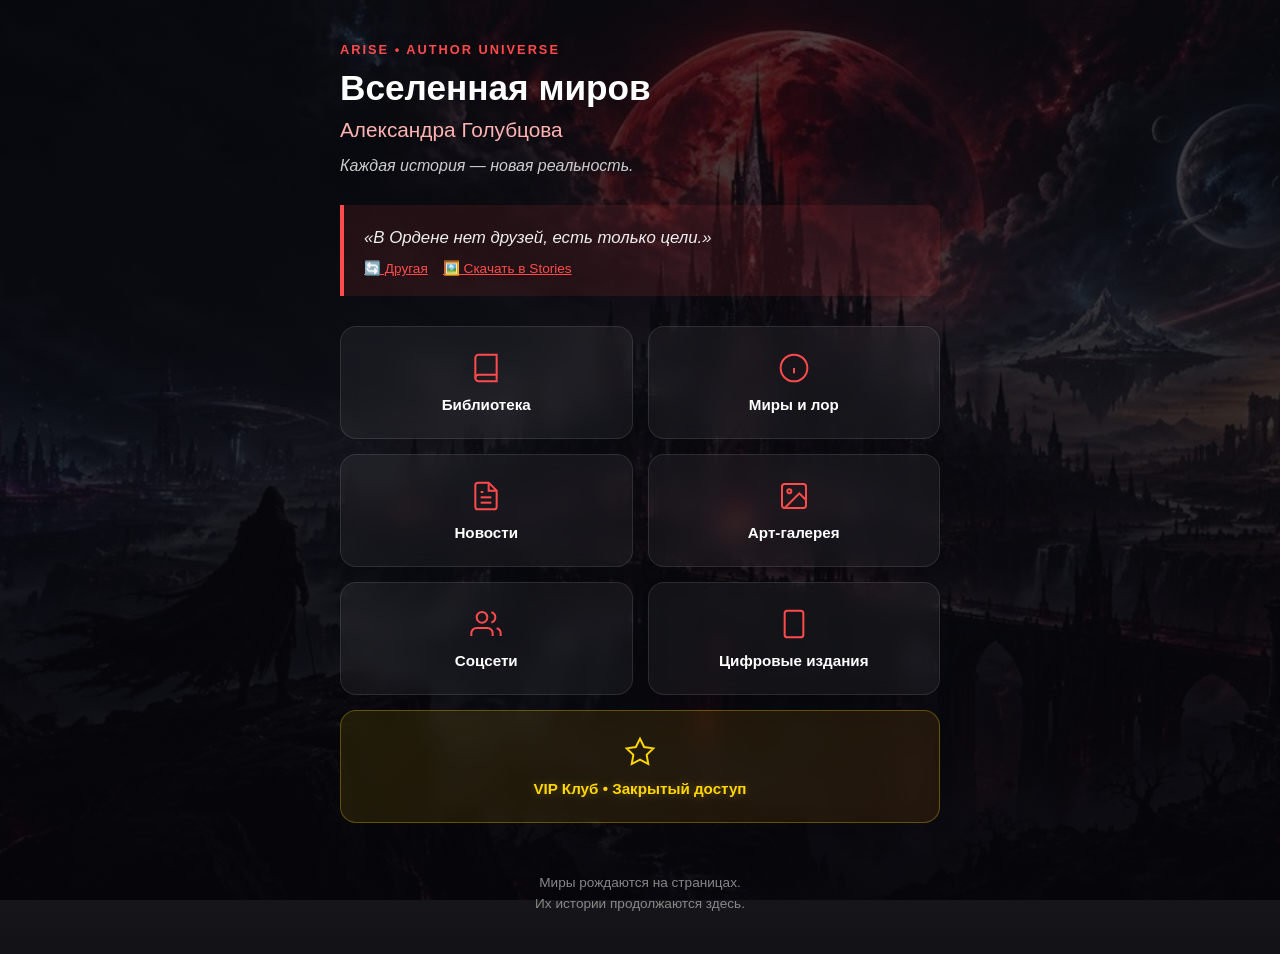
<file: index.html>
<!DOCTYPE html>
<html lang="ru">
<head>
    <meta charset="UTF-8">
    <meta name="viewport" content="width=device-width, initial-scale=1.0, maximum-scale=1.0, user-scalable=no">
    <title>ARISE • Вселенная миров</title>
    <link rel="stylesheet" href="css/style.css?v=1001">
    <script src="https://telegram.org/js/telegram-web-app.js"></script>
</head>
<body>
    <div class="overlay hub-overlay">
        <div class="hub-header">
            <span class="brand-tag">ARISE • AUTHOR UNIVERSE</span>
            <h1>Вселенная миров</h1>
            <h2>Александра Голубцова</h2>
            <p class="tagline">Каждая история — новая реальность.</p>
        </div>

        <div class="quote-block" id="quote-container">
            <p id="random-quote">"Загрузка мудрости..."</p>
            <div style="display: flex; gap: 15px; margin-top: 10px;">
                <button onclick="getRandomQuote()" class="refresh-btn" style="margin:0;">🔄 Другая</button>
                <button onclick="generateQuoteImage()" class="refresh-btn" style="margin:0;">🖼️ Скачать в Stories</button>
            </div>
        </div>

        <div class="hub-menu">
            <a href="library.html" class="hub-card">
                <svg viewBox="0 0 24 24" fill="none" stroke="currentColor" stroke-width="1.5"><path d="M4 19.5A2.5 2.5 0 0 1 6.5 17H20"></path><path d="M6.5 2H20v20H6.5A2.5 2.5 0 0 1 4 19.5v-15A2.5 2.5 0 0 1 6.5 2z"></path></svg>
                <span>Библиотека</span>
            </a>
            <a href="lore.html" class="hub-card">
                <svg viewBox="0 0 24 24" fill="none" stroke="currentColor" stroke-width="1.5"><circle cx="12" cy="12" r="10"></circle><path d="M12 16v-4"></path><path d="M12 8h.01"></path></svg>
                <span>Миры и лор</span>
            </a>
            <a href="news.html" class="hub-card">
                <svg viewBox="0 0 24 24" fill="none" stroke="currentColor" stroke-width="1.5"><path d="M14 2H6a2 2 0 0 0-2 2v16a2 2 0 0 0 2 2h12a2 2 0 0 0 2-2V8z"></path><polyline points="14 2 14 8 20 8"></polyline><line x1="16" y1="13" x2="8" y2="13"></line><line x1="16" y1="17" x2="8" y2="17"></line><polyline points="10 9 9 9 8 9"></polyline></svg>
                <span>Новости</span>
            </a>
            <a href="gallery.html" class="hub-card">
                <svg viewBox="0 0 24 24" fill="none" stroke="currentColor" stroke-width="1.5"><rect x="3" y="3" width="18" height="18" rx="2" ry="2"></rect><circle cx="8.5" cy="8.5" r="1.5"></circle><polyline points="21 15 16 10 5 21"></polyline></svg>
                <span>Арт-галерея</span>
            </a>
            <a href="social.html" class="hub-card">
                <svg viewBox="0 0 24 24" fill="none" stroke="currentColor" stroke-width="1.5"><path d="M17 21v-2a4 4 0 0 0-4-4H5a4 4 0 0 0-4 4v2"></path><circle cx="9" cy="7" r="4"></circle><path d="M23 21v-2a4 4 0 0 0-3-3.87"></path><path d="M16 3.13a4 4 0 0 1 0 7.75"></path></svg>
                <span>Соцсети</span>
            </a>
            <a href="digital.html" class="hub-card">
                <svg viewBox="0 0 24 24" fill="none" stroke="currentColor" stroke-width="1.5"><rect x="5" y="2" width="14" height="20" rx="2" ry="2"></rect><line x1="12" y1="18" x2="12.01" y2="18"></line></svg>
                <span>Цифровые издания</span>
            </a>
        </div>

        <div class="hub-menu" style="margin-top: -15px;">
            <a href="vip.html" class="hub-card vip-card">
                <svg viewBox="0 0 24 24" fill="none" stroke="currentColor" stroke-width="1.5"><path d="M12 2l3.09 6.26L22 9.27l-5 4.87 1.18 6.88L12 17.77l-6.18 3.25L7 14.14 2 9.27l6.91-1.01L12 2z"></path></svg>
                <span>VIP Клуб • Закрытый доступ</span>
            </a>
        </div>

        <div class="hub-footer">
            Миры рождаются на страницах.<br>Их истории продолжаются здесь.
        </div>
    </div>
    <script src="js/main.js?v=1001"></script>
</body>
</html>
</file>
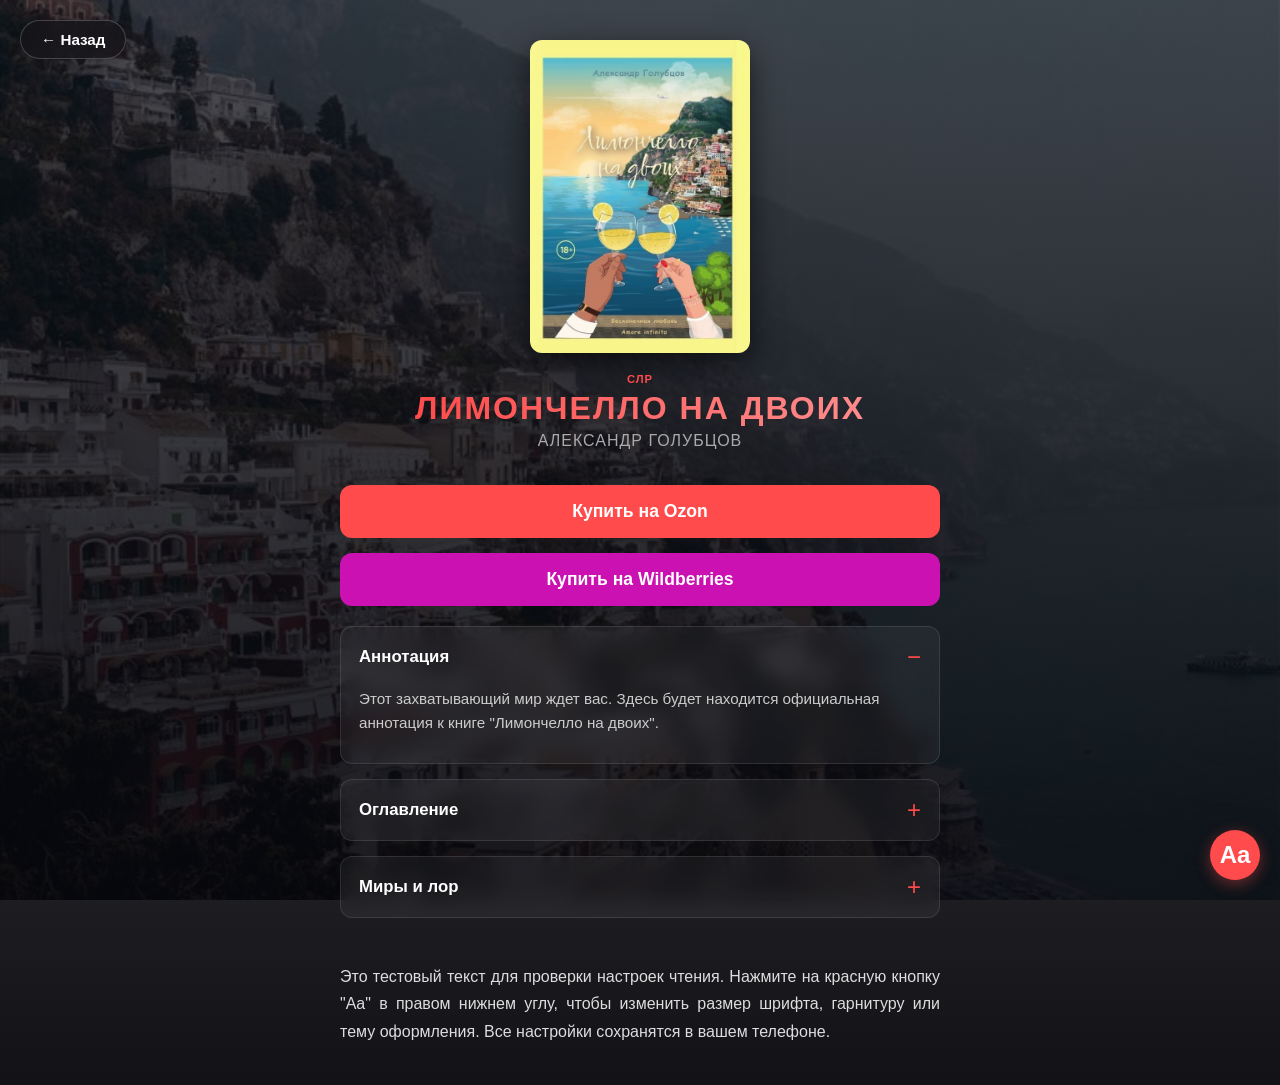
<file: books/limoncello/index.html>
<!DOCTYPE html>
<html lang="ru">
<head>
    <meta charset="UTF-8">
    <meta name="viewport" content="width=device-width, initial-scale=1.0, maximum-scale=1.0, user-scalable=no">
    <title>Лимончелло на двоих - ARISE</title>
    <link rel="stylesheet" href="../../css/style.css">
    <script src="https://telegram.org/js/telegram-web-app.js"></script>
    <style>body { background-image: url('../../assets/backgrounds/bg-limoncello.jpg') !important; }</style>
</head>
<body>
    <div class="overlay">
        <div class="book-page">
            <img class="cover" src="../../assets/covers/limoncello.jpg" onerror="this.src='../../assets/cover.jpg'">
            <span class="genre-tag">СЛР</span>
            <h1>Лимончелло на двоих</h1>
            <p class="author">Александр Голубцов</p>

            <div class="buy-buttons"><a href="https://ozon.ru" target="_blank" class="buy-btn">Купить на Ozon</a><a href="https://wildberries.ru" target="_blank" class="buy-btn wb">Купить на Wildberries</a></div>

            <details class="info-block" open>
                <summary>Аннотация</summary>
                <div class="content">
                    <p>Этот захватывающий мир ждет вас. Здесь будет находится официальная аннотация к книге "Лимончелло на двоих".</p>
                </div>
            </details>

            <details class="info-block">
                <summary>Оглавление</summary>
                <div class="content">
                    <ul class="chapter-list">
                        <li>Пролог <span>Готово</span></li>
                        <li>Глава 1 <span>Готово</span></li>
                        <li>Глава 2 <span>В работе</span></li>
                    </ul>
                </div>
            </details>

            <details class="info-block">
                <summary>Миры и лор</summary>
                <div class="content">
                    <p>Узнайте больше о правилах этого мира в разделе <a href="../../lore.html" style="color:#ff4b4b;">Миры и лор</a>.</p>
                </div>
            </details>
        </div>
        
        <!-- Тестовый блок текста для проверки настроек -->
        <div style="width: 100%; max-width: 600px; margin-top: 30px;">
            <div class="book-text-content">
                <p>Это тестовый текст для проверки настроек чтения. Нажмите на красную кнопку "Aa" в правом нижнем углу, чтобы изменить размер шрифта, гарнитуру или тему оформления. Все настройки сохранятся в вашем телефоне.</p>
            </div>
        </div>

        <button class="settings-btn" onclick="document.getElementById('settings-modal').classList.add('active')">Aa</button>
    </div>

    <!-- Модалка настроек -->
    <div class="modal-overlay" id="settings-modal">
        <div class="modal-content">
            <button class="modal-close" onclick="document.getElementById('settings-modal').classList.remove('active')">×</button>
            <h3 style="margin-bottom: 20px;">Настройки чтения</h3>
            <div class="setting-row"><span>Размер шрифта</span><div><button onclick="changeSetting('arise_font_size', '1rem')">A</button> <button onclick="changeSetting('arise_font_size', '1.3rem')">A+</button></div></div>
            <div class="setting-row"><span>Шрифт</span><div><button onclick="changeSetting('arise_font_type', 'sans')">Без засечек</button> <button onclick="changeSetting('arise_font_type', 'serif')">С засечками</button></div></div>
            <div class="setting-row"><span>Тема</span><div><button onclick="changeSetting('arise_theme', 'dark')">Темная</button> <button onclick="changeSetting('arise_theme', 'sepia')">Сепия</button></div></div>
        </div>
    </div>

    <script src="../../js/main.js"></script>
    <script>applyReadingSettings();</script>
</body>
</html>
</file>
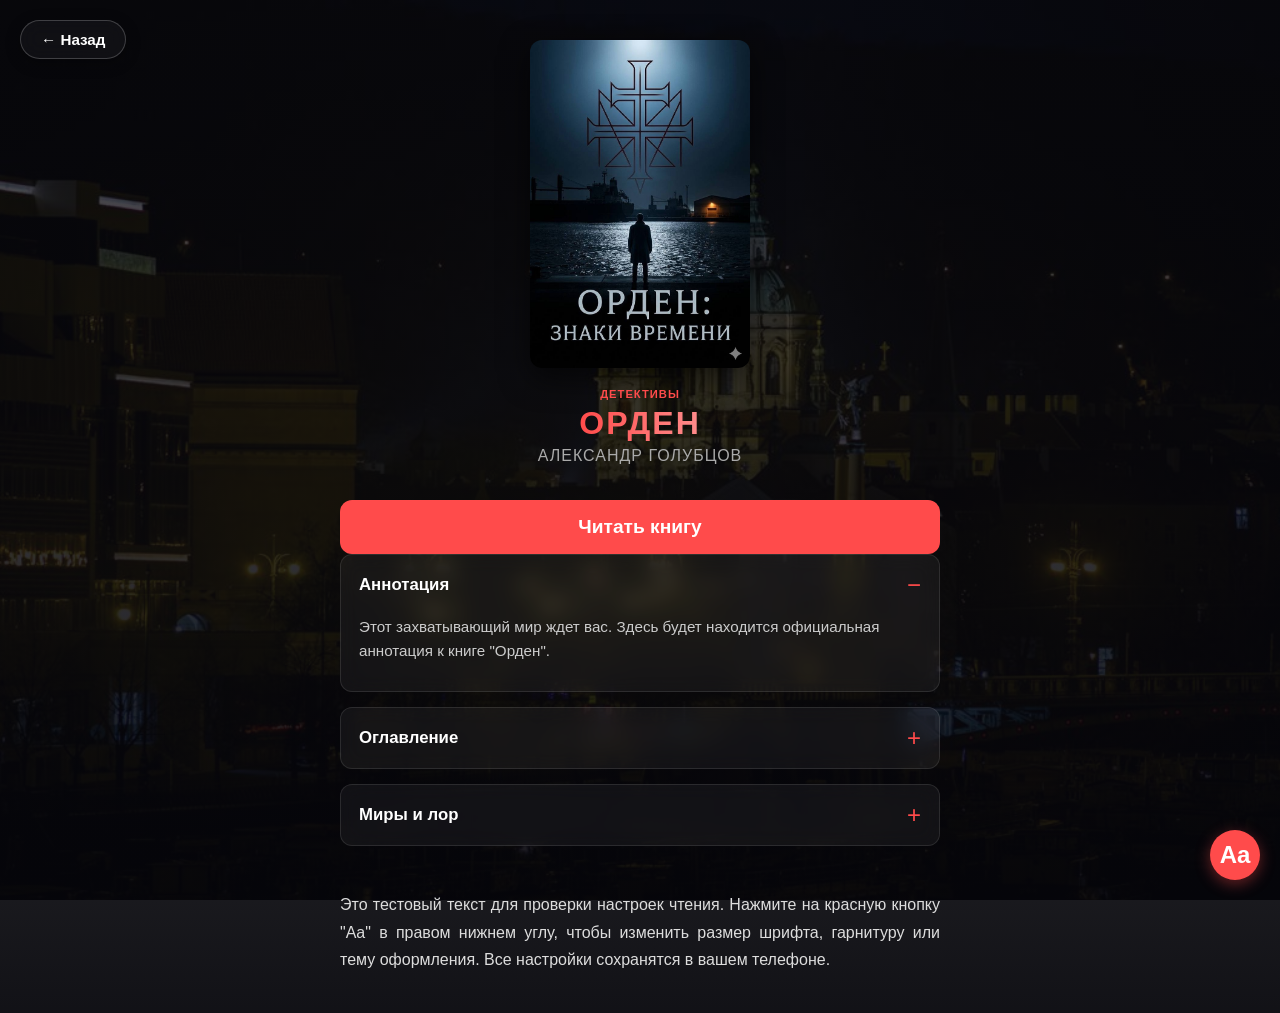
<file: books/order/index.html>
<!DOCTYPE html>
<html lang="ru">
<head>
    <meta charset="UTF-8">
    <meta name="viewport" content="width=device-width, initial-scale=1.0, maximum-scale=1.0, user-scalable=no">
    <title>Орден - ARISE</title>
    <link rel="stylesheet" href="../../css/style.css">
    <script src="https://telegram.org/js/telegram-web-app.js"></script>
    <style>body { background-image: url('../../assets/backgrounds/bg-order.jpg') !important; }</style>
</head>
<body>
    <div class="overlay">
        <div class="book-page">
            <img class="cover" src="../../assets/covers/order.jpg" onerror="this.src='../../assets/cover.jpg'">
            <span class="genre-tag">Детективы</span>
            <h1>Орден</h1>
            <p class="author">Александр Голубцов</p>

            <button onclick="alert('Чтение начнется в следующем обновлении!')" class="buy-btn read">Читать книгу</button>

            <details class="info-block" open>
                <summary>Аннотация</summary>
                <div class="content">
                    <p>Этот захватывающий мир ждет вас. Здесь будет находится официальная аннотация к книге "Орден".</p>
                </div>
            </details>

            <details class="info-block">
                <summary>Оглавление</summary>
                <div class="content">
                    <ul class="chapter-list">
                        <li>Пролог <span>Готово</span></li>
                        <li>Глава 1 <span>Готово</span></li>
                        <li>Глава 2 <span>В работе</span></li>
                    </ul>
                </div>
            </details>

            <details class="info-block">
                <summary>Миры и лор</summary>
                <div class="content">
                    <p>Узнайте больше о правилах этого мира в разделе <a href="../../lore.html" style="color:#ff4b4b;">Миры и лор</a>.</p>
                </div>
            </details>
        </div>
        
        <!-- Тестовый блок текста для проверки настроек -->
        <div style="width: 100%; max-width: 600px; margin-top: 30px;">
            <div class="book-text-content">
                <p>Это тестовый текст для проверки настроек чтения. Нажмите на красную кнопку "Aa" в правом нижнем углу, чтобы изменить размер шрифта, гарнитуру или тему оформления. Все настройки сохранятся в вашем телефоне.</p>
            </div>
        </div>

        <button class="settings-btn" onclick="document.getElementById('settings-modal').classList.add('active')">Aa</button>
    </div>

    <!-- Модалка настроек -->
    <div class="modal-overlay" id="settings-modal">
        <div class="modal-content">
            <button class="modal-close" onclick="document.getElementById('settings-modal').classList.remove('active')">×</button>
            <h3 style="margin-bottom: 20px;">Настройки чтения</h3>
            <div class="setting-row"><span>Размер шрифта</span><div><button onclick="changeSetting('arise_font_size', '1rem')">A</button> <button onclick="changeSetting('arise_font_size', '1.3rem')">A+</button></div></div>
            <div class="setting-row"><span>Шрифт</span><div><button onclick="changeSetting('arise_font_type', 'sans')">Без засечек</button> <button onclick="changeSetting('arise_font_type', 'serif')">С засечками</button></div></div>
            <div class="setting-row"><span>Тема</span><div><button onclick="changeSetting('arise_theme', 'dark')">Темная</button> <button onclick="changeSetting('arise_theme', 'sepia')">Сепия</button></div></div>
        </div>
    </div>

    <script src="../../js/main.js"></script>
    <script>applyReadingSettings();</script>
</body>
</html>
</file>
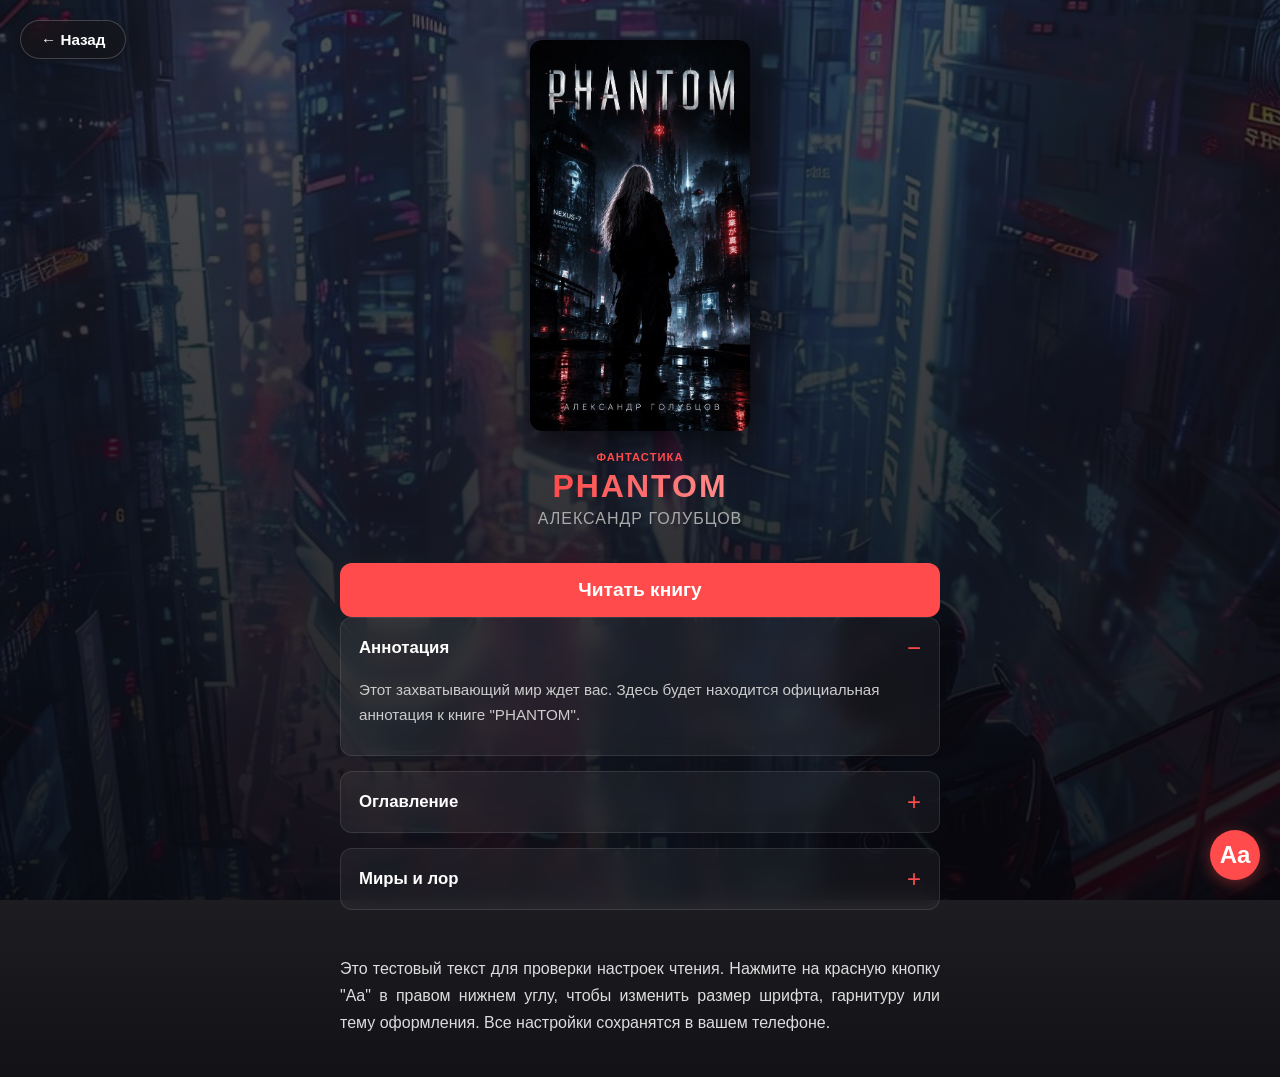
<file: books/phantom_district/index.html>
<!DOCTYPE html>
<html lang="ru">
<head>
    <meta charset="UTF-8">
    <meta name="viewport" content="width=device-width, initial-scale=1.0, maximum-scale=1.0, user-scalable=no">
    <title>PHANTOM - ARISE</title>
    <link rel="stylesheet" href="../../css/style.css">
    <script src="https://telegram.org/js/telegram-web-app.js"></script>
    <style>body { background-image: url('../../assets/backgrounds/bg-phantom.jpg') !important; }</style>
</head>
<body>
    <div class="overlay">
        <div class="book-page">
            <img class="cover" src="../../assets/cover.jpg" onerror="this.src='../../assets/cover.jpg'">
            <span class="genre-tag">Фантастика</span>
            <h1>PHANTOM</h1>
            <p class="author">Александр Голубцов</p>

            <a href="../../reader.html?book=phantom_district&chapter=01" class="buy-btn read" style="display:flex; text-decoration:none;">Читать книгу</a>

            <details class="info-block" open>
                <summary>Аннотация</summary>
                <div class="content">
                    <p>Этот захватывающий мир ждет вас. Здесь будет находится официальная аннотация к книге "PHANTOM".</p>
                </div>
            </details>

            <details class="info-block">
                <summary>Оглавление</summary>
                <div class="content">
                    <ul class="chapter-list">
                        <li>Пролог <span>Готово</span></li>
                        <li>Глава 1 <span>Готово</span></li>
                        <li>Глава 2 <span>В работе</span></li>
                    </ul>
                </div>
            </details>

            <details class="info-block">
                <summary>Миры и лор</summary>
                <div class="content">
                    <p>Узнайте больше о правилах этого мира в разделе <a href="../../lore.html" style="color:#ff4b4b;">Миры и лор</a>.</p>
                </div>
            </details>
        </div>
        
        <!-- Тестовый блок текста для проверки настроек -->
        <div style="width: 100%; max-width: 600px; margin-top: 30px;">
            <div class="book-text-content">
                <p>Это тестовый текст для проверки настроек чтения. Нажмите на красную кнопку "Aa" в правом нижнем углу, чтобы изменить размер шрифта, гарнитуру или тему оформления. Все настройки сохранятся в вашем телефоне.</p>
            </div>
        </div>

        <button class="settings-btn" onclick="document.getElementById('settings-modal').classList.add('active')">Aa</button>
    </div>

    <!-- Модалка настроек -->
    <div class="modal-overlay" id="settings-modal">
        <div class="modal-content">
            <button class="modal-close" onclick="document.getElementById('settings-modal').classList.remove('active')">×</button>
            <h3 style="margin-bottom: 20px;">Настройки чтения</h3>
            <div class="setting-row"><span>Размер шрифта</span><div><button onclick="changeSetting('arise_font_size', '1rem')">A</button> <button onclick="changeSetting('arise_font_size', '1.3rem')">A+</button></div></div>
            <div class="setting-row"><span>Шрифт</span><div><button onclick="changeSetting('arise_font_type', 'sans')">Без засечек</button> <button onclick="changeSetting('arise_font_type', 'serif')">С засечками</button></div></div>
            <div class="setting-row"><span>Тема</span><div><button onclick="changeSetting('arise_theme', 'dark')">Темная</button> <button onclick="changeSetting('arise_theme', 'sepia')">Сепия</button></div></div>
        </div>
    </div>

    <script src="../../js/main.js"></script>
    <script>applyReadingSettings();</script>
</body>
</html>
</file>
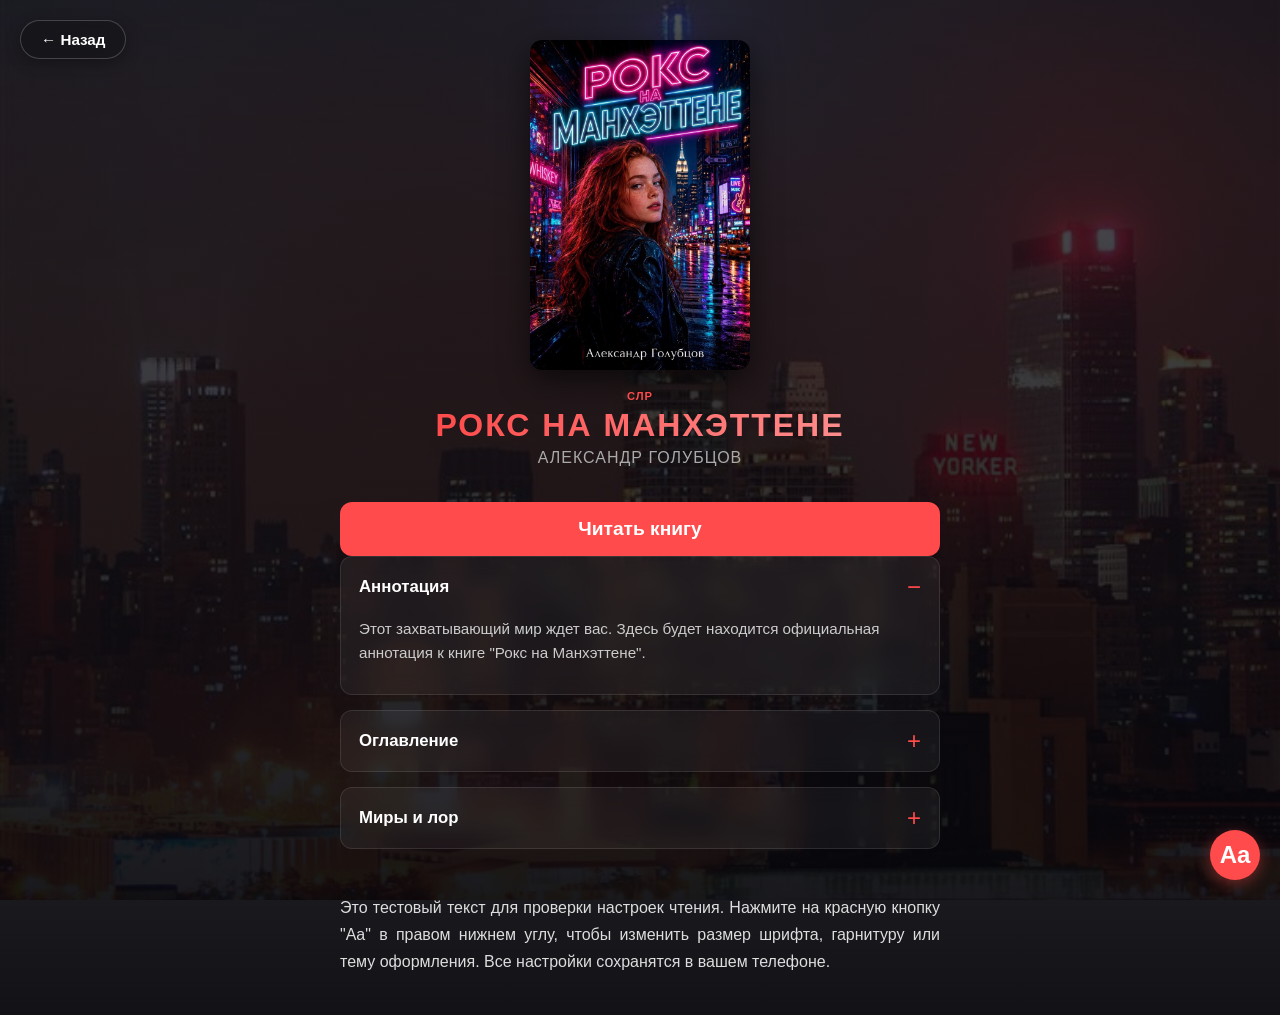
<file: books/roxy_manhattan/index.html>
<!DOCTYPE html>
<html lang="ru">
<head>
    <meta charset="UTF-8">
    <meta name="viewport" content="width=device-width, initial-scale=1.0, maximum-scale=1.0, user-scalable=no">
    <title>Рокс на Манхэттене - ARISE</title>
    <link rel="stylesheet" href="../../css/style.css">
    <script src="https://telegram.org/js/telegram-web-app.js"></script>
    <style>body { background-image: url('../../assets/backgrounds/bg-roxy.jpg') !important; }</style>
</head>
<body>
    <div class="overlay">
        <div class="book-page">
            <img class="cover" src="../../assets/covers/roxy.jpg" onerror="this.src='../../assets/cover.jpg'">
            <span class="genre-tag">СЛР</span>
            <h1>Рокс на Манхэттене</h1>
            <p class="author">Александр Голубцов</p>

            <button onclick="alert('Чтение начнется в следующем обновлении!')" class="buy-btn read">Читать книгу</button>

            <details class="info-block" open>
                <summary>Аннотация</summary>
                <div class="content">
                    <p>Этот захватывающий мир ждет вас. Здесь будет находится официальная аннотация к книге "Рокс на Манхэттене".</p>
                </div>
            </details>

            <details class="info-block">
                <summary>Оглавление</summary>
                <div class="content">
                    <ul class="chapter-list">
                        <li>Пролог <span>Готово</span></li>
                        <li>Глава 1 <span>Готово</span></li>
                        <li>Глава 2 <span>В работе</span></li>
                    </ul>
                </div>
            </details>

            <details class="info-block">
                <summary>Миры и лор</summary>
                <div class="content">
                    <p>Узнайте больше о правилах этого мира в разделе <a href="../../lore.html" style="color:#ff4b4b;">Миры и лор</a>.</p>
                </div>
            </details>
        </div>
        
        <!-- Тестовый блок текста для проверки настроек -->
        <div style="width: 100%; max-width: 600px; margin-top: 30px;">
            <div class="book-text-content">
                <p>Это тестовый текст для проверки настроек чтения. Нажмите на красную кнопку "Aa" в правом нижнем углу, чтобы изменить размер шрифта, гарнитуру или тему оформления. Все настройки сохранятся в вашем телефоне.</p>
            </div>
        </div>

        <button class="settings-btn" onclick="document.getElementById('settings-modal').classList.add('active')">Aa</button>
    </div>

    <!-- Модалка настроек -->
    <div class="modal-overlay" id="settings-modal">
        <div class="modal-content">
            <button class="modal-close" onclick="document.getElementById('settings-modal').classList.remove('active')">×</button>
            <h3 style="margin-bottom: 20px;">Настройки чтения</h3>
            <div class="setting-row"><span>Размер шрифта</span><div><button onclick="changeSetting('arise_font_size', '1rem')">A</button> <button onclick="changeSetting('arise_font_size', '1.3rem')">A+</button></div></div>
            <div class="setting-row"><span>Шрифт</span><div><button onclick="changeSetting('arise_font_type', 'sans')">Без засечек</button> <button onclick="changeSetting('arise_font_type', 'serif')">С засечками</button></div></div>
            <div class="setting-row"><span>Тема</span><div><button onclick="changeSetting('arise_theme', 'dark')">Темная</button> <button onclick="changeSetting('arise_theme', 'sepia')">Сепия</button></div></div>
        </div>
    </div>

    <script src="../../js/main.js"></script>
    <script>applyReadingSettings();</script>
</body>
</html>
</file>
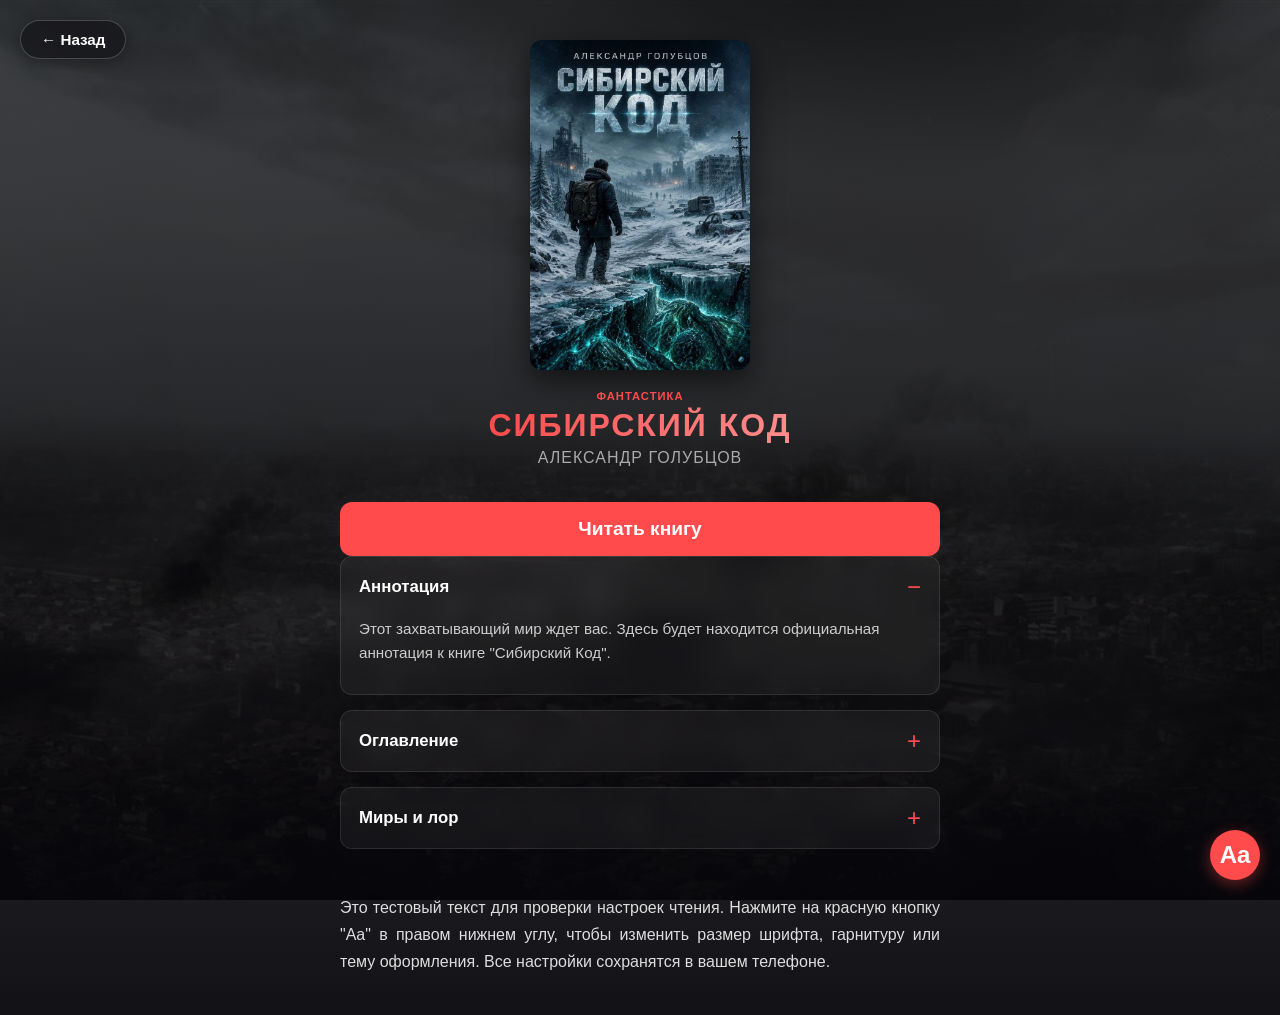
<file: books/siberian_code/index.html>
<!DOCTYPE html>
<html lang="ru">
<head>
    <meta charset="UTF-8">
    <meta name="viewport" content="width=device-width, initial-scale=1.0, maximum-scale=1.0, user-scalable=no">
    <title>Сибирский Код - ARISE</title>
    <link rel="stylesheet" href="../../css/style.css">
    <script src="https://telegram.org/js/telegram-web-app.js"></script>
    <style>body { background-image: url('../../assets/backgrounds/bg-siberian.jpg') !important; }</style>
</head>
<body>
    <div class="overlay">
        <div class="book-page">
            <img class="cover" src="../../assets/covers/siberian.jpg" onerror="this.src='../../assets/cover.jpg'">
            <span class="genre-tag">Фантастика</span>
            <h1>Сибирский Код</h1>
            <p class="author">Александр Голубцов</p>

            <button onclick="alert('Чтение начнется в следующем обновлении!')" class="buy-btn read">Читать книгу</button>

            <details class="info-block" open>
                <summary>Аннотация</summary>
                <div class="content">
                    <p>Этот захватывающий мир ждет вас. Здесь будет находится официальная аннотация к книге "Сибирский Код".</p>
                </div>
            </details>

            <details class="info-block">
                <summary>Оглавление</summary>
                <div class="content">
                    <ul class="chapter-list">
                        <li>Пролог <span>Готово</span></li>
                        <li>Глава 1 <span>Готово</span></li>
                        <li>Глава 2 <span>В работе</span></li>
                    </ul>
                </div>
            </details>

            <details class="info-block">
                <summary>Миры и лор</summary>
                <div class="content">
                    <p>Узнайте больше о правилах этого мира в разделе <a href="../../lore.html" style="color:#ff4b4b;">Миры и лор</a>.</p>
                </div>
            </details>
        </div>
        
        <!-- Тестовый блок текста для проверки настроек -->
        <div style="width: 100%; max-width: 600px; margin-top: 30px;">
            <div class="book-text-content">
                <p>Это тестовый текст для проверки настроек чтения. Нажмите на красную кнопку "Aa" в правом нижнем углу, чтобы изменить размер шрифта, гарнитуру или тему оформления. Все настройки сохранятся в вашем телефоне.</p>
            </div>
        </div>

        <button class="settings-btn" onclick="document.getElementById('settings-modal').classList.add('active')">Aa</button>
    </div>

    <!-- Модалка настроек -->
    <div class="modal-overlay" id="settings-modal">
        <div class="modal-content">
            <button class="modal-close" onclick="document.getElementById('settings-modal').classList.remove('active')">×</button>
            <h3 style="margin-bottom: 20px;">Настройки чтения</h3>
            <div class="setting-row"><span>Размер шрифта</span><div><button onclick="changeSetting('arise_font_size', '1rem')">A</button> <button onclick="changeSetting('arise_font_size', '1.3rem')">A+</button></div></div>
            <div class="setting-row"><span>Шрифт</span><div><button onclick="changeSetting('arise_font_type', 'sans')">Без засечек</button> <button onclick="changeSetting('arise_font_type', 'serif')">С засечками</button></div></div>
            <div class="setting-row"><span>Тема</span><div><button onclick="changeSetting('arise_theme', 'dark')">Темная</button> <button onclick="changeSetting('arise_theme', 'sepia')">Сепия</button></div></div>
        </div>
    </div>

    <script src="../../js/main.js"></script>
    <script>applyReadingSettings();</script>
</body>
</html>
</file>
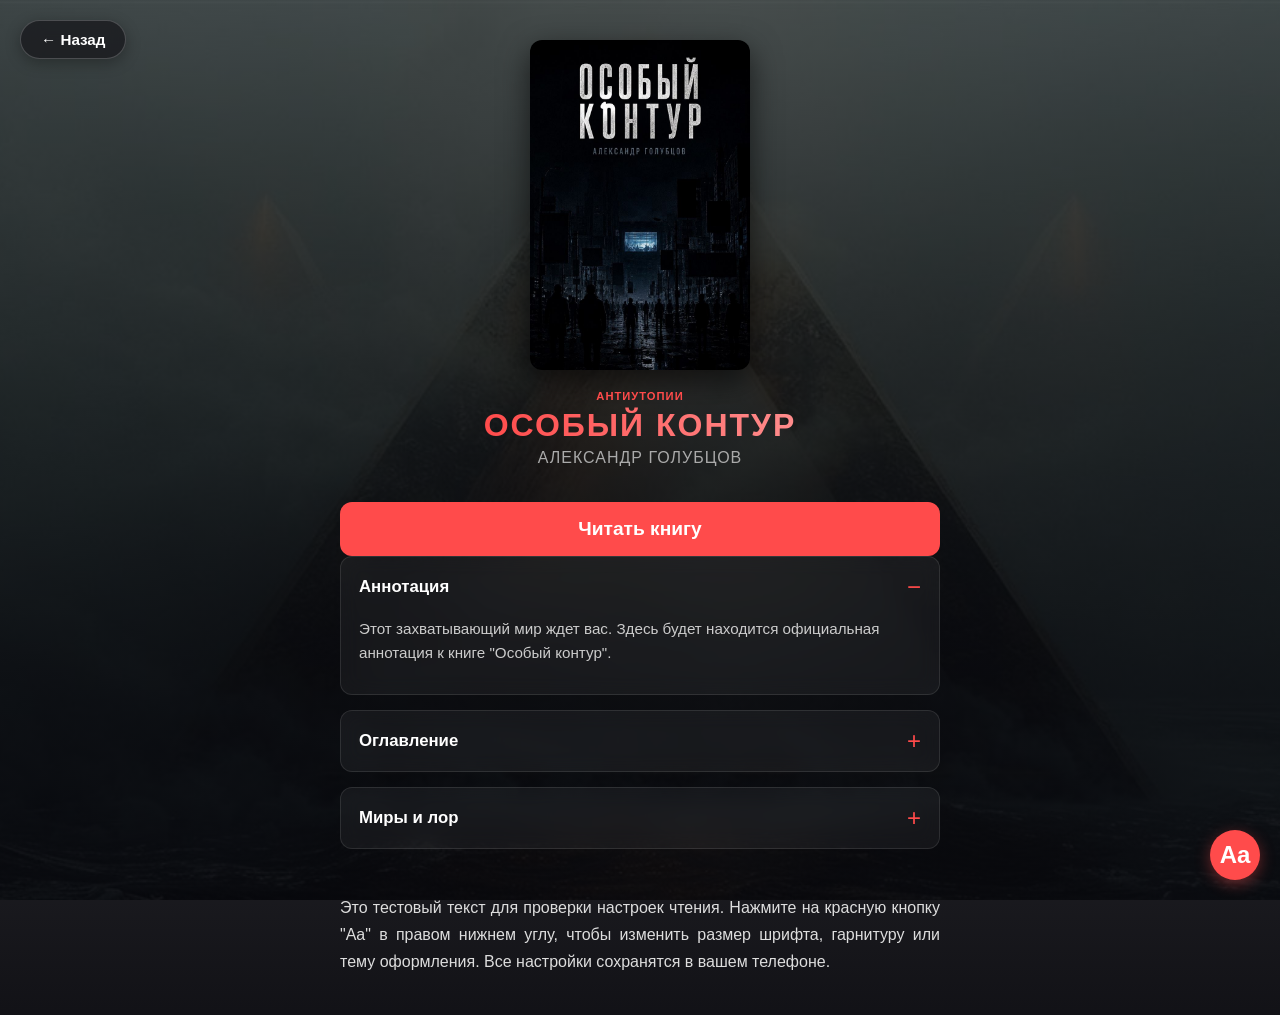
<file: books/special_contour/index.html>
<!DOCTYPE html>
<html lang="ru">
<head>
    <meta charset="UTF-8">
    <meta name="viewport" content="width=device-width, initial-scale=1.0, maximum-scale=1.0, user-scalable=no">
    <title>Особый контур - ARISE</title>
    <link rel="stylesheet" href="../../css/style.css">
    <script src="https://telegram.org/js/telegram-web-app.js"></script>
    <style>body { background-image: url('../../assets/backgrounds/bg-contour.jpg') !important; }</style>
</head>
<body>
    <div class="overlay">
        <div class="book-page">
            <img class="cover" src="../../assets/covers/contour.jpg" onerror="this.src='../../assets/cover.jpg'">
            <span class="genre-tag">Антиутопии</span>
            <h1>Особый контур</h1>
            <p class="author">Александр Голубцов</p>

            <button onclick="alert('Чтение начнется в следующем обновлении!')" class="buy-btn read">Читать книгу</button>

            <details class="info-block" open>
                <summary>Аннотация</summary>
                <div class="content">
                    <p>Этот захватывающий мир ждет вас. Здесь будет находится официальная аннотация к книге "Особый контур".</p>
                </div>
            </details>

            <details class="info-block">
                <summary>Оглавление</summary>
                <div class="content">
                    <ul class="chapter-list">
                        <li>Пролог <span>Готово</span></li>
                        <li>Глава 1 <span>Готово</span></li>
                        <li>Глава 2 <span>В работе</span></li>
                    </ul>
                </div>
            </details>

            <details class="info-block">
                <summary>Миры и лор</summary>
                <div class="content">
                    <p>Узнайте больше о правилах этого мира в разделе <a href="../../lore.html" style="color:#ff4b4b;">Миры и лор</a>.</p>
                </div>
            </details>
        </div>
        
        <!-- Тестовый блок текста для проверки настроек -->
        <div style="width: 100%; max-width: 600px; margin-top: 30px;">
            <div class="book-text-content">
                <p>Это тестовый текст для проверки настроек чтения. Нажмите на красную кнопку "Aa" в правом нижнем углу, чтобы изменить размер шрифта, гарнитуру или тему оформления. Все настройки сохранятся в вашем телефоне.</p>
            </div>
        </div>

        <button class="settings-btn" onclick="document.getElementById('settings-modal').classList.add('active')">Aa</button>
    </div>

    <!-- Модалка настроек -->
    <div class="modal-overlay" id="settings-modal">
        <div class="modal-content">
            <button class="modal-close" onclick="document.getElementById('settings-modal').classList.remove('active')">×</button>
            <h3 style="margin-bottom: 20px;">Настройки чтения</h3>
            <div class="setting-row"><span>Размер шрифта</span><div><button onclick="changeSetting('arise_font_size', '1rem')">A</button> <button onclick="changeSetting('arise_font_size', '1.3rem')">A+</button></div></div>
            <div class="setting-row"><span>Шрифт</span><div><button onclick="changeSetting('arise_font_type', 'sans')">Без засечек</button> <button onclick="changeSetting('arise_font_type', 'serif')">С засечками</button></div></div>
            <div class="setting-row"><span>Тема</span><div><button onclick="changeSetting('arise_theme', 'dark')">Темная</button> <button onclick="changeSetting('arise_theme', 'sepia')">Сепия</button></div></div>
        </div>
    </div>

    <script src="../../js/main.js"></script>
    <script>applyReadingSettings();</script>
</body>
</html>
</file>
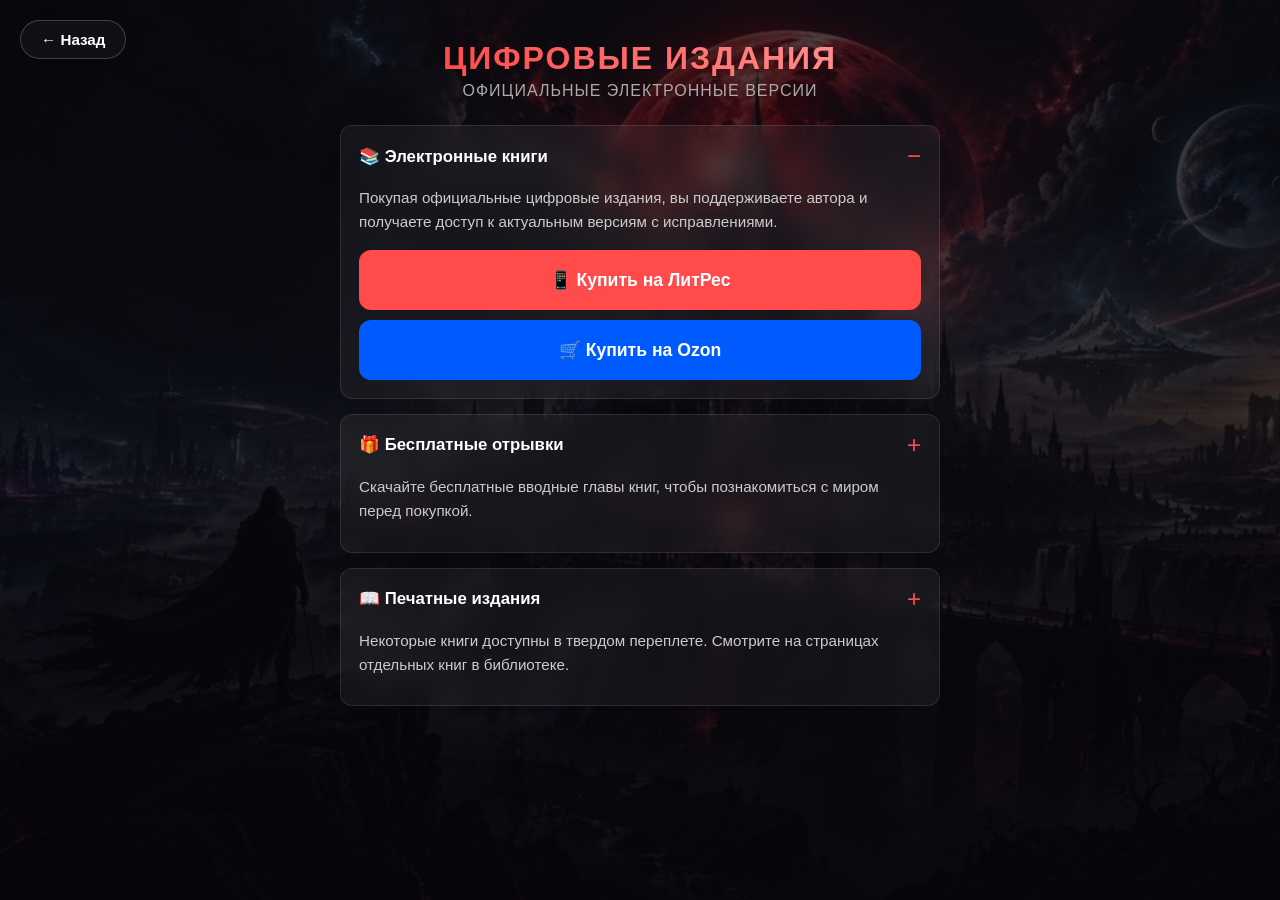
<file: digital.html>
<!DOCTYPE html>
<html lang="ru">
<head>
    <meta charset="UTF-8">
    <meta name="viewport" content="width=device-width, initial-scale=1.0, maximum-scale=1.0, user-scalable=no">
    <title>Цифровые издания - ARISE</title>
    <link rel="stylesheet" href="css/style.css">
    <script src="https://telegram.org/js/telegram-web-app.js"></script>
</head>
<body>
    <div class="overlay">
        <div class="book-page">
            <h1>Цифровые издания</h1>
            <p class="author">Официальные электронные версии</p>

            <div class="info-block" open>
                <summary>📚 Электронные книги</summary>
                <div class="content">
                    <p style="margin-bottom: 15px;">Покупая официальные цифровые издания, вы поддерживаете автора и получаете доступ к актуальным версиям с исправлениями.</p>
                    <a href="https://www.litres.ru" target="_blank" class="buy-btn" style="margin-bottom: 10px; text-decoration: none;">📱 Купить на ЛитРес</a>
                    <a href="https://ozon.ru" target="_blank" class="buy-btn" style="background: #005bff; text-decoration: none;">🛒 Купить на Ozon</a>
                </div>
            </div>

            <div class="info-block">
                <summary>🎁 Бесплатные отрывки</summary>
                <div class="content">
                    <p>Скачайте бесплатные вводные главы книг, чтобы познакомиться с миром перед покупкой.</p>
                </div>
            </div>

            <div class="info-block">
                <summary>📖 Печатные издания</summary>
                <div class="content">
                    <p>Некоторые книги доступны в твердом переплете. Смотрите на страницах отдельных книг в библиотеке.</p>
                </div>
            </div>
        </div>
    </div>
    <script src="js/main.js"></script>
</body>
</html>
</file>
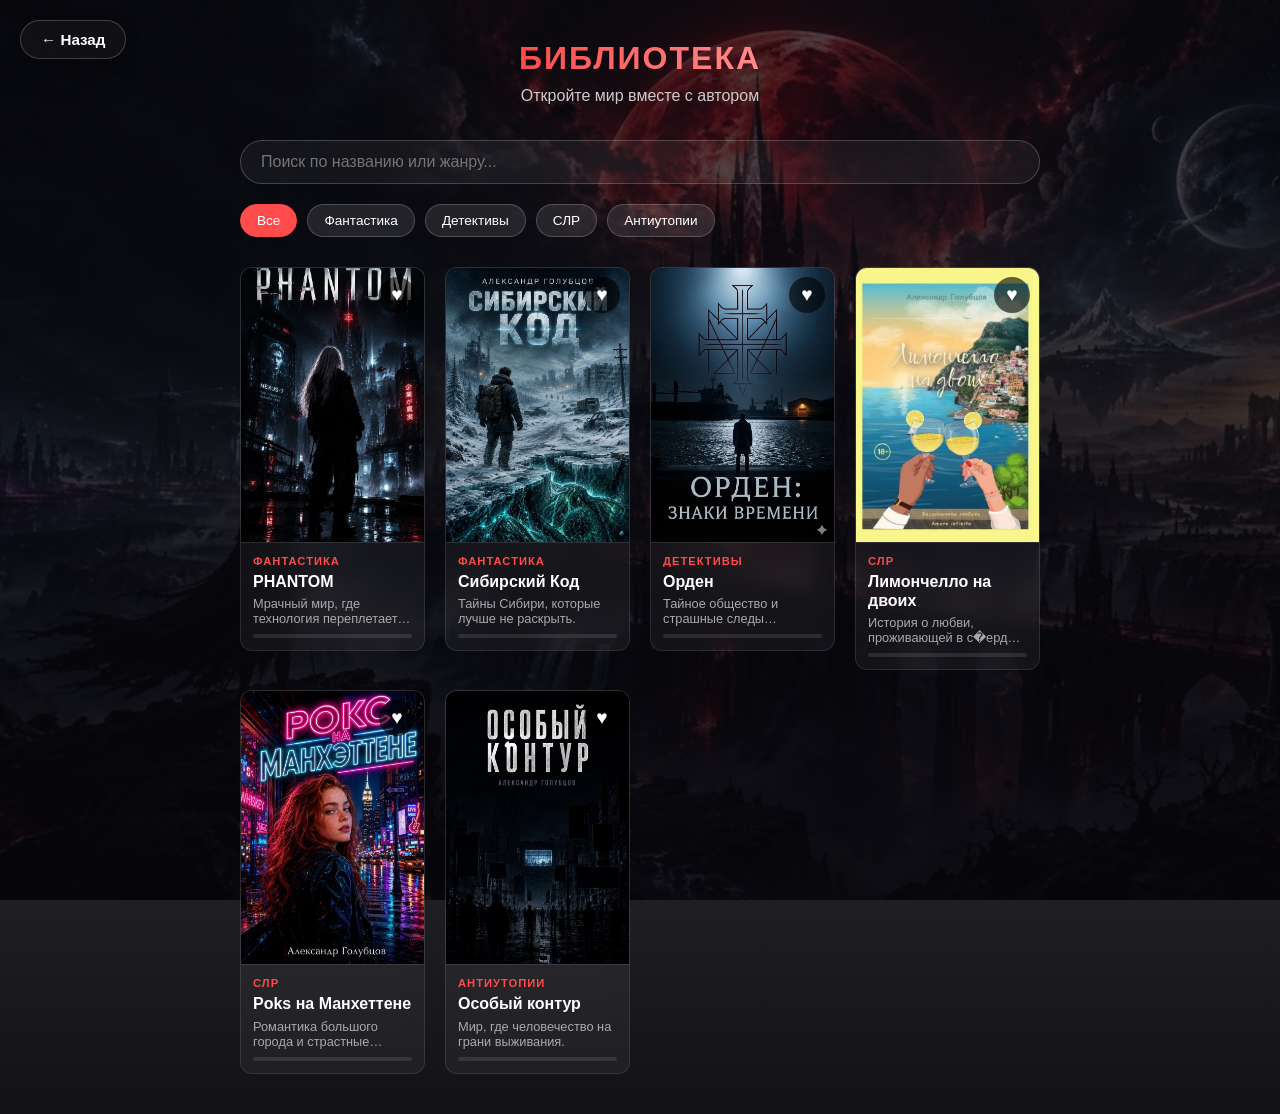
<file: library.html>
<!DOCTYPE html>
<html lang="ru">
<head>
    <meta charset="UTF-8">
    <meta name="viewport" content="width=device-width, initial-scale=1.0, maximum-scale=1.0, user-scalable=no">
    <title>Библиотека - ARISE</title>
    <link rel="stylesheet" href="css/style.css?v=1001">
    <script src="https://telegram.org/js/telegram-web-app.js"></script>
</head>
<body>
    <div class="overlay">
        <header>
            <h1>Библиотека</h1>
            <p class="subtitle">Откройте мир вместе с автором</p>
        </header>
        
        <div class="search-bar">
            <input type="text" id="search-input" placeholder="Поиск по названию или жанру..." oninput="filterBooks()">
        </div>

        <div class="tabs" id="genre-tabs"></div>
        <main class="grid" id="books-grid"></main>
    </div>
    <script src="js/main.js?v=1001"></script>
</body>
</html>
</file>
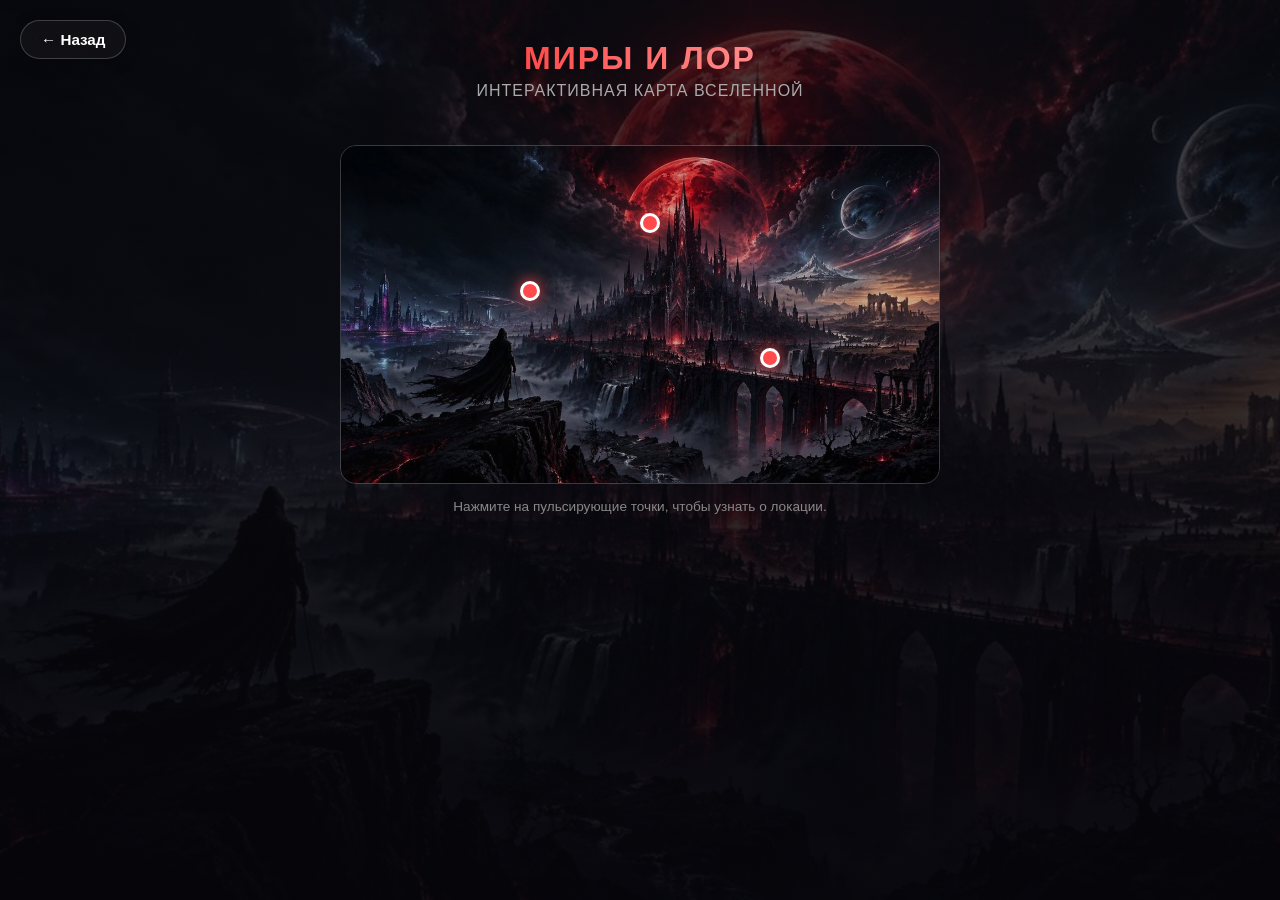
<file: lore.html>
<!DOCTYPE html>
<html lang="ru">
<head>
    <meta charset="UTF-8">
    <meta name="viewport" content="width=device-width, initial-scale=1.0, maximum-scale=1.0, user-scalable=no">
    <title>Миры и Лор - ARISE</title>
    <link rel="stylesheet" href="css/style.css">
    <script src="https://telegram.org/js/telegram-web-app.js"></script>
</head>
<body>
    <div class="overlay">
        <div class="book-page">
            <h1>Миры и Лор</h1>
            <p class="author">Интерактивная карта вселенной</p>
            
            <div class="map-container">
                <img src="assets/bg-universe.jpg" class="map-img">
                <div class="map-point" style="top: 40%; left: 30%;" onclick="alert('Сектор 7: Родина ордена. Здесь начинается история Двенадцатого района.')"></div>
                <div class="map-point" style="top: 60%; left: 70%;" onclick="alert('Манхэттен 2084: Мир неоновых огней и опасных сделок.')"></div>
                <div class="map-point" style="top: 20%; left: 50%;" onclick="alert('Сибирь: Забытые земли, скрывающие древний код.')"></div>
            </div>
            <p style="margin-top: 15px; font-size: 0.85rem; color: #888;">Нажмите на пульсирующие точки, чтобы узнать о локации.</p>
        </div>
    </div>
    <script src="js/main.js"></script>
</body>
</html>
</file>
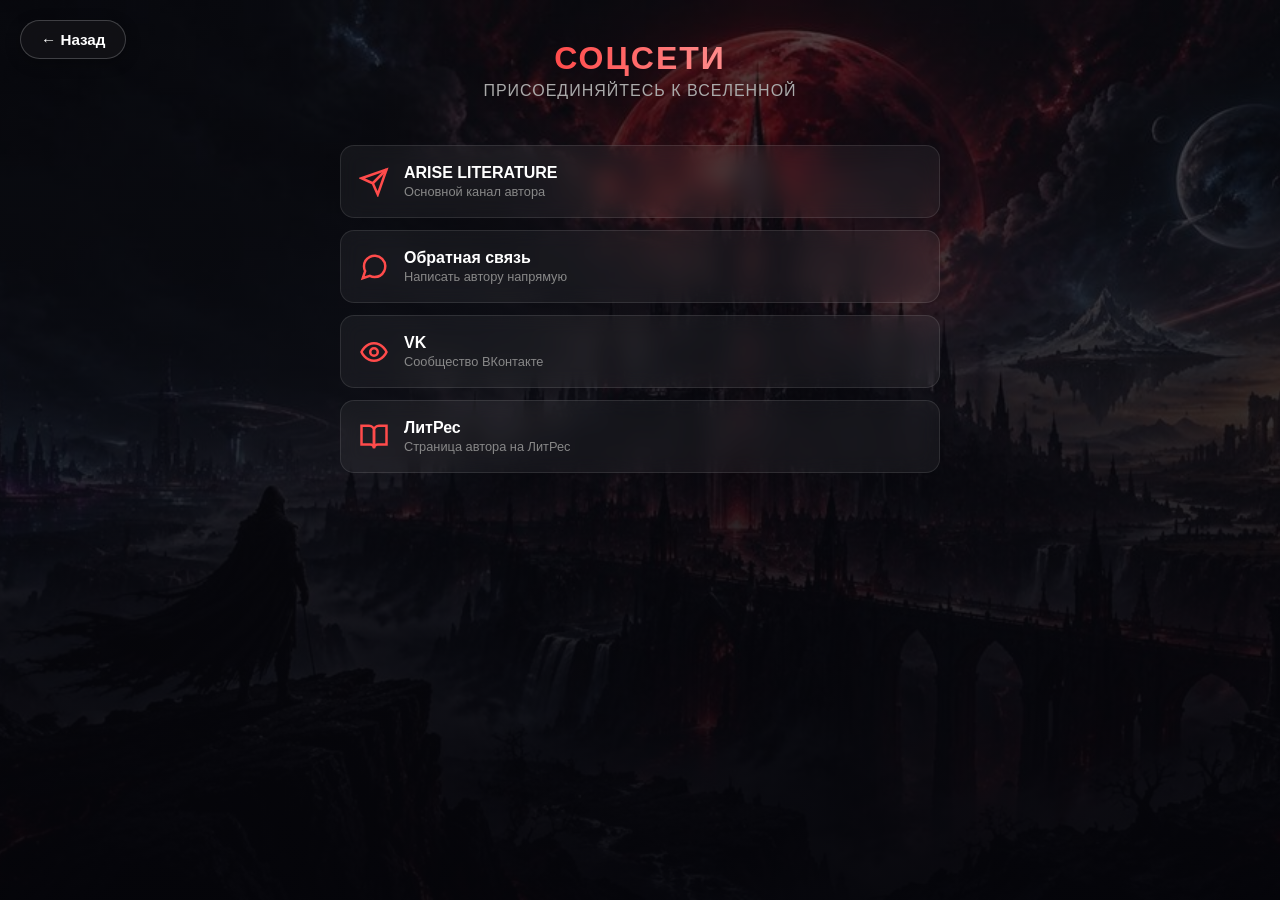
<file: social.html>
<!DOCTYPE html>
<html lang="ru">
<head>
    <meta charset="UTF-8">
    <meta name="viewport" content="width=device-width, initial-scale=1.0, maximum-scale=1.0, user-scalable=no">
    <title>Соцсети - ARISE</title>
    <link rel="stylesheet" href="css/style.css">
    <script src="https://telegram.org/js/telegram-web-app.js"></script>
    <style>
        .social-list { width: 100%; display: flex; flex-direction: column; gap: 12px; margin-top: 20px; }
        .social-item { display: flex; align-items: center; gap: 15px; background: rgba(255, 255, 255, 0.05); border: 1px solid rgba(255, 255, 255, 0.1); border-radius: 14px; padding: 18px; text-decoration: none; color: #fff; transition: 0.2s; backdrop-filter: blur(10px); }
        .social-item:active { transform: scale(0.98); background: rgba(255, 255, 255, 0.1); }
        .social-item svg { width: 30px; height: 30px; stroke: #ff4b4b; flex-shrink: 0; }
        .social-item div { display: flex; flex-direction: column; text-align: left; }
        .social-item strong { font-size: 1rem; margin-bottom: 2px; }
        .social-item span { font-size: 0.8rem; color: #888; }
    </style>
</head>
<body>
    <div class="overlay">
        <div class="book-page">
            <h1>Соцсети</h1>
            <p class="author">Присоединяйтесь к вселенной</p>
            <div class="social-list">
                <a href="https://t.me/ariseliterature" target="_blank" class="social-item">
                    <svg viewBox="0 0 24 24" fill="none" stroke="currentColor" stroke-width="2"><path d="M22 2L11 13"></path><path d="M22 2l-7 20-4-9-9-4 20-7z"></path></svg>
                    <div><strong>ARISE LITERATURE</strong><span>Основной канал автора</span></div>
                </a>
                <a href="https://t.me/arisewrk" target="_blank" class="social-item">
                    <svg viewBox="0 0 24 24" fill="none" stroke="currentColor" stroke-width="2"><path d="M21 11.5a8.38 8.38 0 0 1-.9 3.8 8.5 8.5 0 0 1-7.6 4.7 8.38 8.38 0 0 1-3.8-.9L3 21l1.9-5.7a8.38 8.38 0 0 1-.9-3.8 8.5 8.5 0 0 1 4.7-7.6 8.38 8.38 0 0 1 3.8-.9h.5a8.48 8.48 0 0 1 8 8v.5z"></path></svg>
                    <div><strong>Обратная связь</strong><span>Написать автору напрямую</span></div>
                </a>
                <a href="https://vk.com" target="_blank" class="social-item">
                    <svg viewBox="0 0 24 24" fill="none" stroke="currentColor" stroke-width="2"><path d="M2 12s3-7 10-7 10 7 10 7-3 7-10 7-10-7-10-7z"></path><circle cx="12" cy="12" r="3"></circle></svg>
                    <div><strong>VK</strong><span>Сообщество ВКонтакте</span></div>
                </a>
                <a href="https://www.litres.ru" target="_blank" class="social-item">
                    <svg viewBox="0 0 24 24" fill="none" stroke="currentColor" stroke-width="2"><path d="M2 3h6a4 4 0 0 1 4 4v14a3 3 0 0 0-3-3H2z"></path><path d="M22 3h-6a4 4 0 0 0-4 4v14a3 3 0 0 1 3-3h7z"></path></svg>
                    <div><strong>ЛитРес</strong><span>Страница автора на ЛитРес</span></div>
                </a>
            </div>
        </div>
    </div>
    <script src="js/main.js"></script>
</body>
</html>
</file>
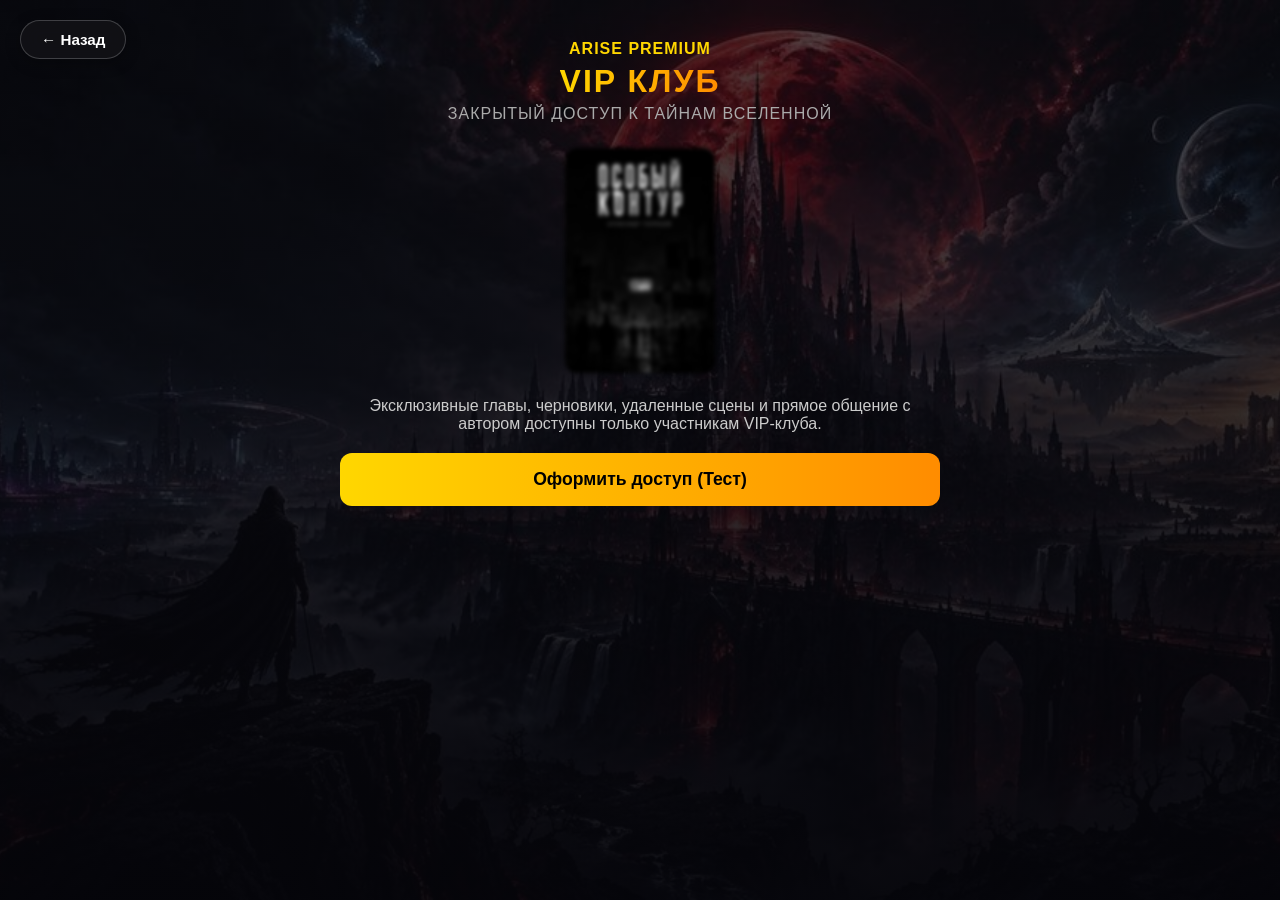
<file: vip.html>
<!DOCTYPE html>
<html lang="ru">
<head>
    <meta charset="UTF-8">
    <meta name="viewport" content="width=device-width, initial-scale=1.0, maximum-scale=1.0, user-scalable=no">
    <title>VIP Клуб - ARISE</title>
    <link rel="stylesheet" href="css/style.css">
    <script src="https://telegram.org/js/telegram-web-app.js"></script>
</head>
<body>
    <div class="overlay">
        <div class="book-page">
            <span class="genre-tag" style="color: gold; font-size: 1rem;">ARISE PREMIUM</span>
            <h1 style="background: linear-gradient(90deg, #ffd700, #ff8c00); -webkit-background-clip: text;">VIP Клуб</h1>
            <p class="author">Закрытый доступ к тайнам вселенной</p>
            
            <div id="vip-locked" style="width: 100%;">
                <img src="assets/covers/contour.jpg" onerror="this.src='assets/cover.jpg'" style="width: 150px; border-radius: 12px; filter: grayscale(100%) blur(2px); margin-bottom: 20px;">
                <p style="color: #ccc; margin-bottom: 20px;">Эксклюзивные главы, черновики, удаленные сцены и прямое общение с автором доступны только участникам VIP-клуба.</p>
                <button class="buy-btn" onclick="unlockVip()" style="background: linear-gradient(90deg, #ffd700, #ff8c00); color: #000;">Оформить доступ (Тест)</button>
            </div>

            <div id="vip-unlocked" style="display: none; width: 100%;">
                <div class="info-block" open>
                    <summary>🔥 Эксклюзивная глава: "Тени Прошлого"</summary>
                    <div class="content"><p>Текст закрытой главы, доступный только VIP-подписчикам. Здесь начинается самое интересное...</p></div>
                </div>
                <div class="info-block">
                    <summary>📝 Черновики и удаленные сцены</summary>
                    <div class="content"><p>Как менялся сюжет книг и почему некоторые герои остались за кадром.</p></div>
                </div>
            </div>
        </div>
    </div>
    <script src="js/main.js"></script>
</body>
</html>
</file>
<file: css/style.css>
* { margin: 0; padding: 0; box-sizing: border-box; font-family: -apple-system, BlinkMacSystemFont, "Segoe UI", Roboto, Helvetica, Arial, sans-serif; }
html, body { width: 100%; max-width: 100vw; overflow-x: hidden; }
body { background-image: url('../assets/bg-universe.jpg'); background-size: cover; background-position: center; background-attachment: fixed; color: #fff; min-height: 100vh; display: flex; flex-direction: column; }
.overlay { background: linear-gradient(to bottom, rgba(10, 10, 15, 0.7) 0%, rgba(5, 5, 10, 0.95) 100%); min-height: 100vh; padding: 40px 20px; display: flex; flex-direction: column; align-items: center; width: 100%; }

/* Главное меню */
.hub-overlay { justify-content: center; }
.hub-header { text-align: left; width: 100%; max-width: 600px; margin-bottom: 30px; }
.brand-tag { color: #ff4b4b; font-size: 0.8rem; letter-spacing: 2px; text-transform: uppercase; font-weight: bold; }
.hub-header h1 { margin-top: 10px; font-size: 2.2rem; text-align: left; background: none; -webkit-text-fill-color: #fff; text-shadow: none; text-transform: none; letter-spacing: normal; font-weight: 800; }
.hub-header h2 { font-size: 1.3rem; color: #ffb3b3; font-weight: 400; margin-bottom: 15px; text-align: left; }
.tagline { font-style: italic; color: #ccc; font-size: 1rem; }
.hub-menu { display: grid; grid-template-columns: 1fr 1fr; gap: 15px; width: 100%; max-width: 600px; margin-bottom: 30px; }
.hub-card { background: rgba(255, 255, 255, 0.05); border: 1px solid rgba(255, 255, 255, 0.1); border-radius: 16px; padding: 25px 15px; display: flex; flex-direction: column; align-items: center; justify-content: center; text-decoration: none; color: #fff; backdrop-filter: blur(10px); -webkit-backdrop-filter: blur(10px); transition: 0.2s; gap: 12px; }
.hub-card:active { transform: scale(0.97); background: rgba(255, 255, 255, 0.1); }
.hub-card svg { width: 32px; height: 32px; stroke: #ff4b4b; }
.hub-card span { font-weight: 600; font-size: 0.95rem; text-align: center; }
.hub-footer { text-align: center; color: #888; font-size: 0.85rem; line-height: 1.5; margin-top: 20px; }

/* Библиотека */
header { display: flex; flex-direction: column; align-items: center; width: 100%; max-width: 800px; margin-bottom: 35px; /* Отступ увеличен */ }
h1 { font-size: 2rem; font-weight: 800; text-transform: uppercase; letter-spacing: 2px; background: linear-gradient(90deg, #ff4b4b, #ff8c8c); -webkit-background-clip: text; -webkit-text-fill-color: transparent; margin-bottom: 10px; text-align: center; }
p.subtitle { font-size: 1rem; color: #cccccc; font-weight: 400; text-align: center; }

.tabs { display: flex; overflow-x: auto; gap: 10px; width: 100%; max-width: 800px; margin-bottom: 25px; padding-bottom: 5px; scrollbar-width: none; }
.tabs::-webkit-scrollbar { display: none; }
.tab { background: rgba(255, 255, 255, 0.1); border: 1px solid rgba(255, 255, 255, 0.2); color: #fff; padding: 8px 16px; border-radius: 20px; cursor: pointer; white-space: nowrap; font-size: 0.85rem; transition: 0.2s; }
.tab.active { background: #ff4b4b; border-color: #ff4b4b; }

.grid { display: grid; grid-template-columns: repeat(auto-fill, minmax(160px, 1fr)); gap: 20px; width: 100%; max-width: 800px; }
.card { background: rgba(255, 255, 255, 0.05); border: 1px solid rgba(255, 255, 255, 0.1); border-radius: 12px; overflow: hidden; cursor: pointer; transition: transform 0.2s; text-decoration: none; color: inherit; display: flex; flex-direction: column; backdrop-filter: blur(10px); -webkit-backdrop-filter: blur(10px); }
.card:active { transform: scale(0.97); }
.card img { width: 100%; height: auto; aspect-ratio: 2/3; object-fit: cover; border-bottom: 1px solid rgba(255, 255, 255, 0.1); display: block; }
.card-content { padding: 12px; }
.genre-tag { font-size: 0.7rem; text-transform: uppercase; color: #ff4b4b; font-weight: bold; letter-spacing: 1px; margin-bottom: 5px; display: block; }
.card h3 { font-size: 1rem; margin-bottom: 5px; line-height: 1.2; }
.card p { font-size: 0.8rem; color: #aaaaaa; display: -webkit-box; -webkit-line-clamp: 2; -webkit-box-orient: vertical; overflow: hidden; }

/* Страница книги */
.book-page { display: flex; flex-direction: column; align-items: center; max-width: 600px; margin: 0 auto; width: 100%; text-align: center; }
.book-page img.cover { width: 100%; max-width: 220px; height: auto; border-radius: 12px; margin-bottom: 20px; box-shadow: 0 10px 30px rgba(0,0,0,0.6); object-fit: contain; }
.book-page h1 { margin-bottom: 5px; font-size: 2rem; word-wrap: break-word; }
.book-page .author { color: #aaa; margin-bottom: 25px; font-size: 1rem; letter-spacing: 1px; text-transform: uppercase; }

/* Аккордеоны */
.info-block { background: rgba(255, 255, 255, 0.05); border: 1px solid rgba(255, 255, 255, 0.1); border-radius: 12px; margin-bottom: 15px; width: 100%; text-align: left; overflow: hidden; backdrop-filter: blur(10px); -webkit-backdrop-filter: blur(10px); }
.info-block summary { padding: 18px; font-weight: 600; font-size: 1.05rem; cursor: pointer; list-style: none; display: flex; justify-content: space-between; align-items: center; color: #fff; transition: 0.2s; }
.info-block summary:hover { background: rgba(255, 255, 255, 0.05); }
.info-block summary::-webkit-details-marker { display: none; }
.info-block summary::after { content: '+'; color: #ff4b4b; font-size: 1.5rem; font-weight: 300; line-height: 1; }
.info-block[open] summary::after { content: '−'; }
.info-block .content { padding: 0 18px 18px 18px; color: #ccc; line-height: 1.6; font-size: 0.95rem; }
.info-block .content p { margin-bottom: 10px; }

.chapter-list { list-style: none; padding: 0; margin: 0; }
.chapter-list li { padding: 12px 0; border-bottom: 1px solid rgba(255,255,255,0.05); display: flex; justify-content: space-between; align-items: center; color: #ddd; }
.chapter-list li:last-child { border-bottom: none; }
.chapter-list span { color: #666; font-size: 0.85rem; }

.buy-buttons { display: flex; flex-direction: column; gap: 15px; width: 100%; margin: 10px 0 20px 0; }
.buy-btn { display: flex; align-items: center; justify-content: center; gap: 10px; background: #ff4b4b; color: white; text-decoration: none; padding: 16px; border-radius: 12px; font-weight: bold; font-size: 1.1rem; transition: 0.2s; border: none; cursor: pointer; width: 100%; }
.buy-btn:active { transform: scale(0.97); }
.buy-btn.wb { background: #cb11b1; }
.buy-btn.read { background: #ff4b4b; font-size: 1.2rem; margin-top: 10px; width: 100%; }

/* Стили для цитат */
.quote-block { width: 100%; max-width: 600px; background: rgba(255, 75, 75, 0.1); border-left: 4px solid #ff4b4b; padding: 20px; border-radius: 0 12px 12px 0; margin-bottom: 30px; text-align: left; }
.quote-block p { font-style: italic; font-size: 1.05rem; line-height: 1.5; color: #eee; margin-bottom: 10px; }
.refresh-btn { background: none; border: none; color: #ff4b4b; font-size: 0.85rem; cursor: pointer; text-decoration: underline; padding: 0; }

/* VIP Карточка в меню */
.vip-card { grid-column: span 2; background: linear-gradient(135deg, rgba(255, 215, 0, 0.1) 0%, rgba(255, 140, 0, 0.1) 100%); border-color: rgba(255, 215, 0, 0.3); }
.vip-card svg { stroke: #ffd700; }
.vip-card span { color: #ffd700; text-shadow: 0 0 10px rgba(255, 215, 0, 0.3); }

/* === МОДАЛЬНЫЕ ОКНА (Общие) === */
.modal-overlay { display: none; position: fixed; top: 0; left: 0; width: 100vw; height: 100vh; background: rgba(0,0,0,0.85); z-index: 10000; justify-content: center; align-items: center; padding: 20px; backdrop-filter: blur(5px); }
.modal-overlay.active { display: flex; }
.modal-content { background: #1a1a1e; border: 1px solid rgba(255,255,255,0.1); border-radius: 16px; padding: 25px; width: 100%; max-width: 400px; text-align: center; position: relative; }
.modal-close { position: absolute; top: 15px; right: 15px; background: none; border: none; color: #fff; font-size: 1.5rem; cursor: pointer; }

/* === ПОИСК И ИЗБРАННОЕ === */
.search-bar { width: 100%; max-width: 800px; margin-bottom: 20px; position: relative; }
.search-bar input { width: 100%; padding: 12px 20px; border-radius: 30px; border: 1px solid rgba(255,255,255,0.2); background: rgba(255,255,255,0.05); color: #fff; font-size: 1rem; outline: none; }
.search-bar input:focus { border-color: #ff4b4b; }
.fav-btn { position: absolute; top: 10px; right: 10px; background: rgba(0,0,0,0.6); border: none; border-radius: 50%; width: 36px; height: 36px; display: flex; justify-content: center; align-items: center; cursor: pointer; font-size: 1.2rem; color: #fff; z-index: 10; transition: 0.2s; }
.fav-btn.active { color: #ff4b4b; }
.card-container { position: relative; }
.progress-container { margin-top: 8px; background: rgba(255,255,255,0.1); height: 4px; border-radius: 2px; overflow: hidden; }
.progress-bar { height: 100%; background: #ff4b4b; width: 0%; transition: width 0.3s; }

/* === НАСТРОЙКИ ЧТЕНИЯ === */
.settings-btn { position: fixed; bottom: 20px; right: 20px; background: #ff4b4b; color: #fff; border: none; border-radius: 50%; width: 50px; height: 50px; font-size: 1.5rem; font-weight: bold; box-shadow: 0 4px 15px rgba(255,75,75,0.4); cursor: pointer; z-index: 100; display: flex; justify-content: center; align-items: center; }
.book-text-content { font-size: 1rem; line-height: 1.7; text-align: justify; color: #ddd; transition: 0.3s; }
.book-text-content.font-serif { font-family: Georgia, serif; }
.book-text-content.font-sans { font-family: -apple-system, sans-serif; }
.book-text-content.theme-sepia { background: #f4ecd8; color: #5b4636; padding: 20px; border-radius: 8px; }
.book-text-content.theme-dark { background: transparent; color: #ddd; }
.setting-row { display: flex; justify-content: space-between; align-items: center; margin-bottom: 15px; }
.setting-row button { background: rgba(255,255,255,0.1); border: 1px solid rgba(255,255,255,0.2); color: #fff; padding: 8px 15px; border-radius: 8px; cursor: pointer; }

/* === КАРТА === */
.map-container { position: relative; width: 100%; max-width: 600px; border-radius: 16px; overflow: hidden; border: 1px solid rgba(255,255,255,0.2); margin-top: 20px; }
.map-img { width: 100%; display: block; opacity: 0.8; }
.map-point { position: absolute; width: 20px; height: 20px; background: #ff4b4b; border-radius: 50%; border: 3px solid #fff; cursor: pointer; box-shadow: 0 0 15px #ff4b4b; animation: pulse 2s infinite; }
@keyframes pulse { 0% { box-shadow: 0 0 0 0 rgba(255, 75, 75, 0.7); } 70% { box-shadow: 0 0 0 15px rgba(255, 75, 75, 0); } 100% { box-shadow: 0 0 0 0 rgba(255, 75, 75, 0); } }

/* Красивая кастомная кнопка Назад */
.custom-back-btn {
    position: fixed;
    top: 20px;
    left: 20px;
    z-index: 9999;
    background: rgba(20, 20, 25, 0.7);
    color: #fff;
    text-decoration: none;
    padding: 10px 20px;
    border-radius: 30px;
    border: 1px solid rgba(255, 255, 255, 0.2);
    backdrop-filter: blur(10px);
    -webkit-backdrop-filter: blur(10px);
    font-size: 0.95rem;
    font-weight: 600;
    display: flex;
    align-items: center;
    gap: 8px;
    transition: all 0.2s ease;
    box-shadow: 0 4px 15px rgba(0,0,0,0.3);
}
.custom-back-btn:active {
    transform: scale(0.95);
    background: rgba(255, 75, 75, 0.8);
    border-color: #ff4b4b;
}
</file>
